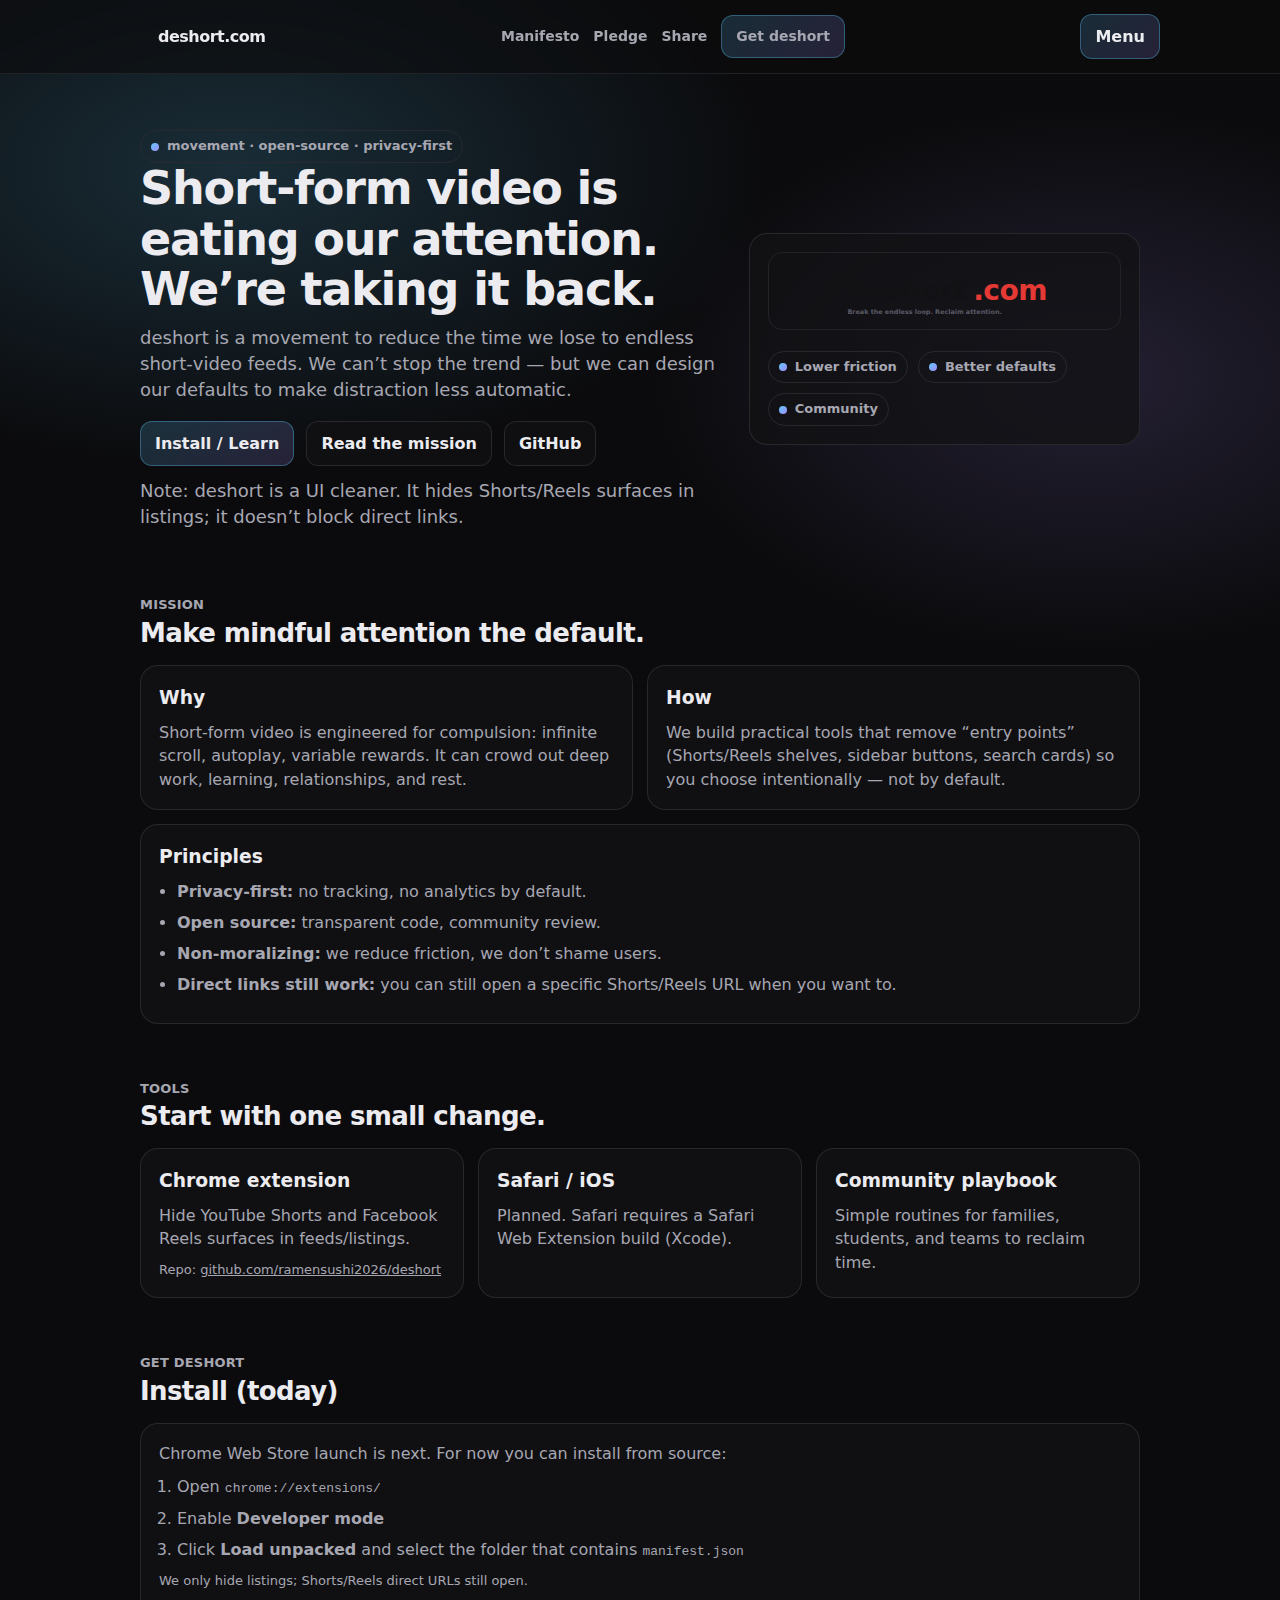
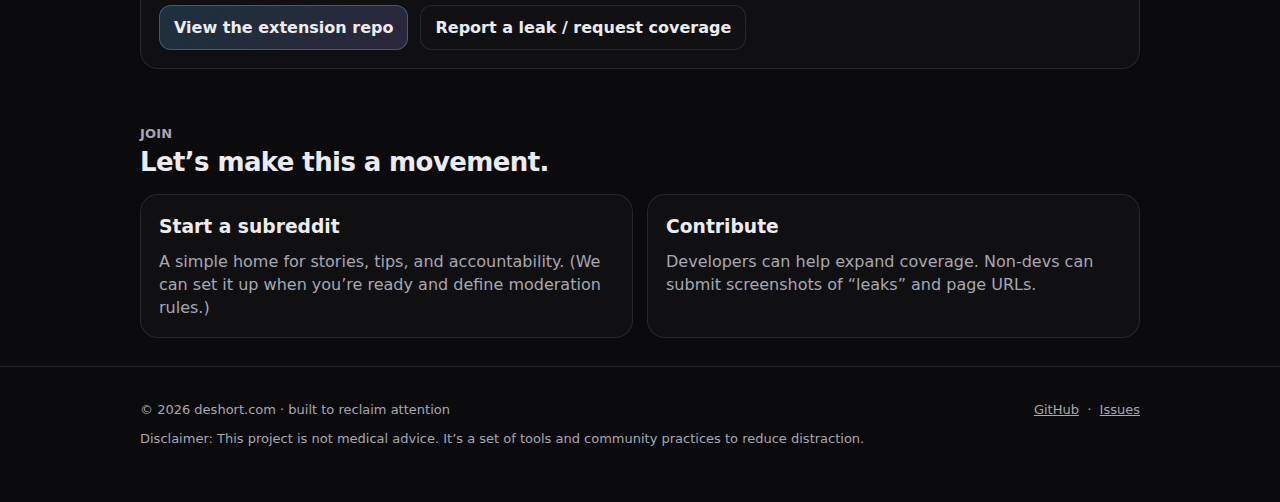
<file: index.html>
<!doctype html>
<html lang="en">
<head>
  <meta charset="utf-8" />
  <meta name="viewport" content="width=device-width, initial-scale=1" />
  <title>deshort.com — Reclaim attention</title>
  <meta name="description" content="deshort is a movement to reclaim attention by reducing short-form video surfaces in everyday browsing." />

  <link rel="icon" type="image/png" sizes="32x32" href="assets/favicon-32x32.png" />
  <link rel="icon" type="image/png" sizes="16x16" href="assets/favicon-16x16.png" />
  <link rel="apple-touch-icon" sizes="180x180" href="assets/apple-touch-icon.png" />
  <link rel="manifest" href="assets/site.webmanifest" />
  <link rel="stylesheet" href="css/styles.css?v=7" />

  <meta property="og:title" content="deshort.com — Reclaim attention" />
  <meta property="og:description" content="A movement to reclaim attention by reducing short-form video surfaces." />
  <meta property="og:type" content="website" />
  <meta property="og:url" content="https://deshort.com" />
  <meta property="og:image" content="https://deshort.com/assets/og.png" />
</head>
<body>
  <header class="nav">
    <div class="container nav-inner">
      <a class="brand" href="./">
        <img src="assets/deshort-mark.svg" alt="deshort" />
        <span>deshort.com</span>
      </a>
      <nav class="nav-links nav-desktop">
        <a href="manifesto.html">Manifesto</a>
        <a href="pledge.html">Pledge</a>
        <a href="share-kit.html">Share</a>
        <a class="btn btn-primary" href="#get">Get deshort</a>
      </nav>

      <details class="nav-menu nav-mobile">
        <summary class="btn btn-primary">Menu</summary>
        <div class="menu-panel card">
          <a href="manifesto.html">Manifesto</a>
          <a href="pledge.html">Pledge</a>
          <a href="share-kit.html">Share</a>
          <a class="btn btn-primary" href="#get">Get deshort</a>
        </div>
      </details>
    </div>
  </header>

  <main>
    <section class="hero">
      <div class="container hero-grid">
        <div>
          <div class="badge"><span class="dot"></span><span>movement · open-source · privacy-first</span></div>
          <h1>Short‑form video is eating our attention.<br/>We’re taking it back.</h1>
          <p>
            deshort is a movement to reduce the time we lose to endless short‑video feeds.
            We can’t stop the trend — but we can design our defaults to make distraction less automatic.
          </p>
          <div class="hero-cta">
            <a class="btn btn-primary" href="#get">Install / Learn</a>
            <a class="btn" href="#mission">Read the mission</a>
            <a class="btn" href="https://github.com/ramensushi2026/deshort" target="_blank" rel="noreferrer">GitHub</a>
          </div>
          <p class="small" style="margin-top:12px;color:var(--muted)">
            Note: deshort is a UI cleaner. It hides Shorts/Reels surfaces in listings; it doesn’t block direct links.
          </p>
        </div>

        <div class="card">
          <img src="assets/deshort-logo.svg" alt="deshort logo" style="width:100%;height:auto;border-radius:14px;border:1px solid rgba(42,42,48,.7)" />
          <div style="display:flex;gap:10px;flex-wrap:wrap;margin-top:14px">
            <span class="badge"><span class="dot"></span><span>Lower friction</span></span>
            <span class="badge"><span class="dot"></span><span>Better defaults</span></span>
            <span class="badge"><span class="dot"></span><span>Community</span></span>
          </div>
        </div>
      </div>
    </section>

    <section class="section" id="mission">
      <div class="container">
        <div class="kicker">Mission</div>
        <h2>Make mindful attention the default.</h2>
        <div class="grid grid-2">
          <div class="card">
            <h3>Why</h3>
            <p>
              Short‑form video is engineered for compulsion: infinite scroll, autoplay, variable rewards.
              It can crowd out deep work, learning, relationships, and rest.
            </p>
          </div>
          <div class="card">
            <h3>How</h3>
            <p>
              We build practical tools that remove “entry points” (Shorts/Reels shelves, sidebar buttons, search cards)
              so you choose intentionally — not by default.
            </p>
          </div>
        </div>
        <div class="card" style="margin-top:14px">
          <h3>Principles</h3>
          <ul class="list">
            <li><strong>Privacy‑first:</strong> no tracking, no analytics by default.</li>
            <li><strong>Open source:</strong> transparent code, community review.</li>
            <li><strong>Non‑moralizing:</strong> we reduce friction, we don’t shame users.</li>
            <li><strong>Direct links still work:</strong> you can still open a specific Shorts/Reels URL when you want to.</li>
          </ul>
        </div>
      </div>
    </section>

    <section class="section" id="tools">
      <div class="container">
        <div class="kicker">Tools</div>
        <h2>Start with one small change.</h2>
        <div class="grid grid-3">
          <div class="card">
            <h3>Chrome extension</h3>
            <p>Hide YouTube Shorts and Facebook Reels surfaces in feeds/listings.</p>
            <p class="small" style="margin-top:10px">
              Repo: <a href="https://github.com/ramensushi2026/deshort" target="_blank" rel="noreferrer">github.com/ramensushi2026/deshort</a>
            </p>
          </div>
          <div class="card">
            <h3>Safari / iOS</h3>
            <p>Planned. Safari requires a Safari Web Extension build (Xcode).</p>
          </div>
          <div class="card">
            <h3>Community playbook</h3>
            <p>Simple routines for families, students, and teams to reclaim time.</p>
          </div>
        </div>
      </div>
    </section>

    <section class="section" id="get">
      <div class="container">
        <div class="kicker">Get deshort</div>
        <h2>Install (today)</h2>
        <div class="card">
          <p style="margin:0 0 10px;color:var(--muted)">
            Chrome Web Store launch is next. For now you can install from source:
          </p>
          <ol class="list">
            <li>Open <code>chrome://extensions/</code></li>
            <li>Enable <strong>Developer mode</strong></li>
            <li>Click <strong>Load unpacked</strong> and select the folder that contains <code>manifest.json</code></li>
          </ol>
          <p class="small" style="margin-top:10px;color:var(--muted)">
            We only hide listings; Shorts/Reels direct URLs still open.
          </p>
          <div style="display:flex;gap:12px;flex-wrap:wrap;margin-top:14px">
            <a class="btn btn-primary" href="https://github.com/ramensushi2026/deshort" target="_blank" rel="noreferrer">View the extension repo</a>
            <a class="btn" href="https://github.com/ramensushi2026/deshort/issues" target="_blank" rel="noreferrer">Report a leak / request coverage</a>
          </div>
        </div>
      </div>
    </section>

    <section class="section" id="join">
      <div class="container">
        <div class="kicker">Join</div>
        <h2>Let’s make this a movement.</h2>
        <div class="grid grid-2">
          <div class="card">
            <h3>Start a subreddit</h3>
            <p>
              A simple home for stories, tips, and accountability.
              (We can set it up when you’re ready and define moderation rules.)
            </p>
          </div>
          <div class="card">
            <h3>Contribute</h3>
            <p>
              Developers can help expand coverage. Non‑devs can submit screenshots of “leaks” and page URLs.
            </p>
          </div>
        </div>
      </div>
    </section>

  </main>

  <footer class="footer">
    <div class="container">
      <div style="display:flex;gap:14px;flex-wrap:wrap;align-items:center;justify-content:space-between">
        <div class="small">© <span id="y"></span> deshort.com · built to reclaim attention</div>
        <div class="small">
          <a href="https://github.com/ramensushi2026/deshort" target="_blank" rel="noreferrer">GitHub</a>
          &nbsp;·&nbsp;
          <a href="https://github.com/ramensushi2026/deshort/issues" target="_blank" rel="noreferrer">Issues</a>
        </div>
      </div>
      <div class="small" style="margin-top:10px">
        Disclaimer: This project is not medical advice. It’s a set of tools and community practices to reduce distraction.
      </div>
    </div>
  </footer>

  <script>
    document.getElementById('y').textContent = new Date().getFullYear();
  </script>
</body>
</html>
</file>
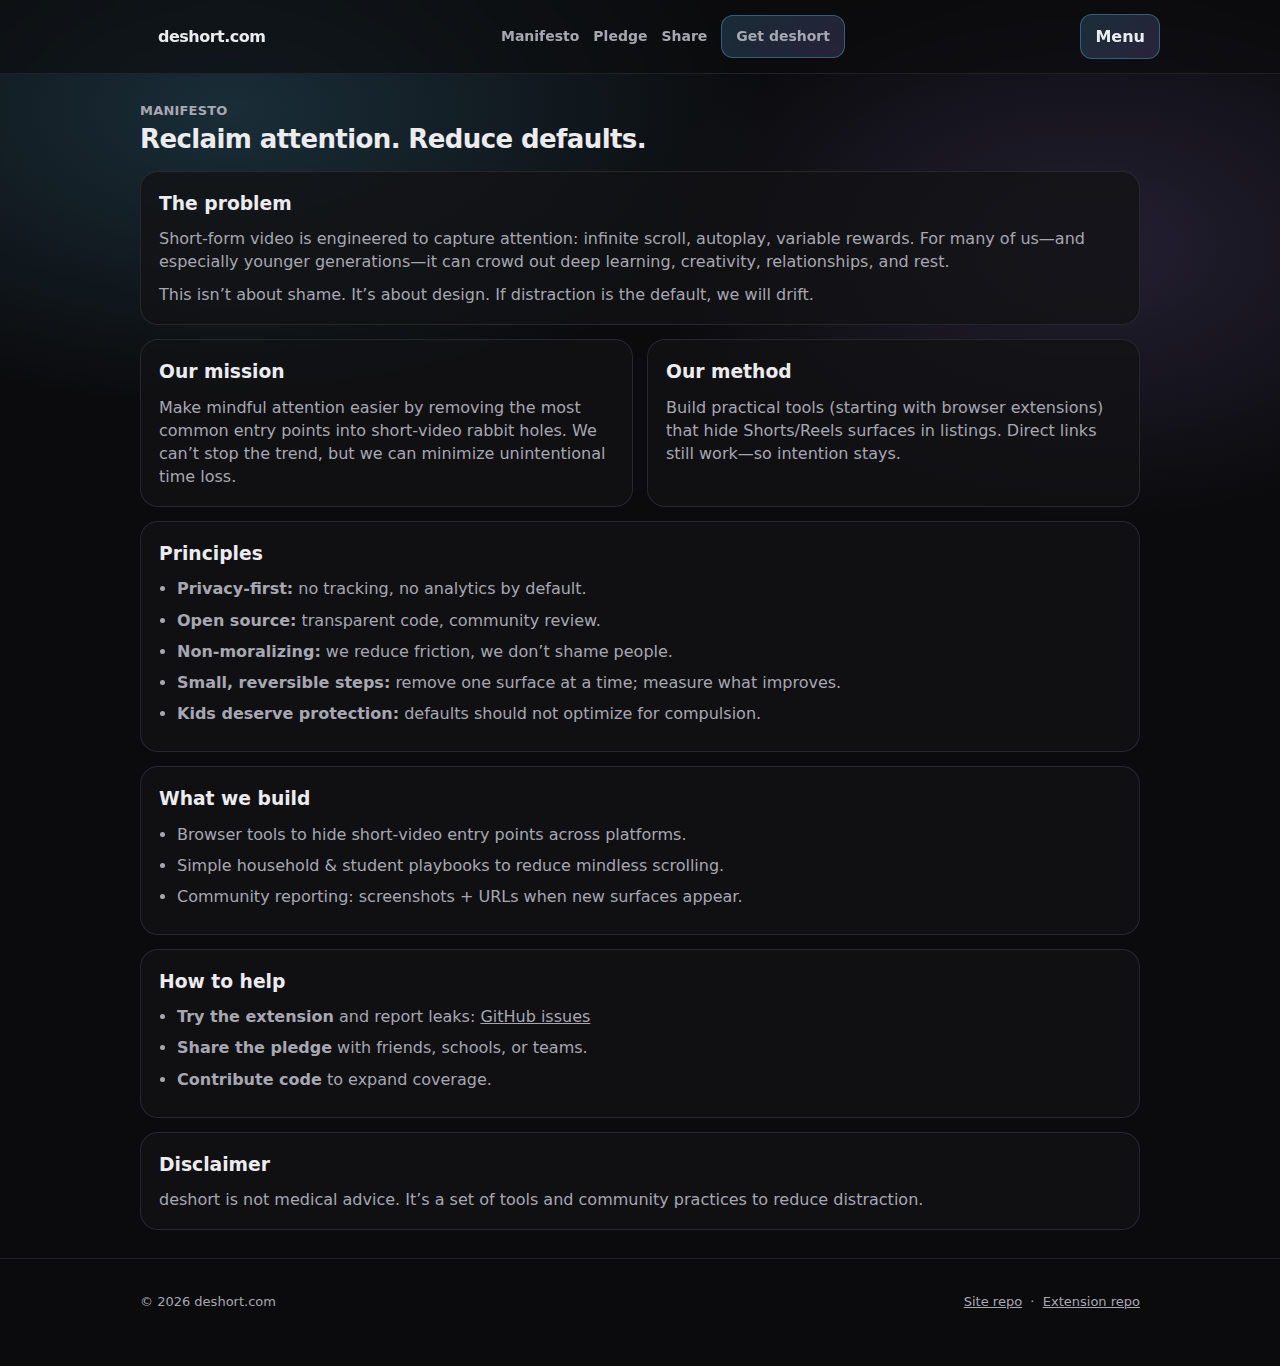
<file: manifesto.html>
<!doctype html>
<html lang="en">
<head>
  <meta charset="utf-8" />
  <meta name="viewport" content="width=device-width, initial-scale=1" />
  <title>Manifesto — deshort.com</title>
  <meta name="description" content="The deshort manifesto: a movement to reclaim attention from short-form video defaults." />
  <link rel="icon" type="image/png" sizes="32x32" href="assets/favicon-32x32.png" />
  <link rel="icon" type="image/png" sizes="16x16" href="assets/favicon-16x16.png" />
  <link rel="apple-touch-icon" sizes="180x180" href="assets/apple-touch-icon.png" />
  <link rel="manifest" href="assets/site.webmanifest" />
  <link rel="stylesheet" href="css/styles.css?v=7" />
</head>
<body>
  <header class="nav">
    <div class="container nav-inner">
      <a class="brand" href="./">
        <img src="assets/deshort-mark.svg" alt="deshort" />
        <span>deshort.com</span>
      </a>
      <nav class="nav-links nav-desktop">
        <a href="manifesto.html">Manifesto</a>
        <a href="pledge.html">Pledge</a>
        <a href="share-kit.html">Share</a>
        <a class="btn btn-primary" href="index.html#get">Get deshort</a>
      </nav>

      <details class="nav-menu nav-mobile">
        <summary class="btn btn-primary">Menu</summary>
        <div class="menu-panel card">
          <a href="manifesto.html">Manifesto</a>
          <a href="pledge.html">Pledge</a>
          <a href="share-kit.html">Share</a>
          <a class="btn btn-primary" href="index.html#get">Get deshort</a>
        </div>
      </details>
    </div>
  </header>

  <main>
    <section class="section">
      <div class="container">
        <div class="kicker">Manifesto</div>
        <h2>Reclaim attention. Reduce defaults.</h2>

        <div class="card">
          <h3>The problem</h3>
          <p>
            Short‑form video is engineered to capture attention: infinite scroll, autoplay, variable rewards.
            For many of us—and especially younger generations—it can crowd out deep learning, creativity,
            relationships, and rest.
          </p>
          <p style="margin-top:10px">
            This isn’t about shame. It’s about design. If distraction is the default, we will drift.
          </p>
        </div>

        <div class="grid grid-2" style="margin-top:14px">
          <div class="card">
            <h3>Our mission</h3>
            <p>
              Make mindful attention easier by removing the most common entry points into short‑video rabbit holes.
              We can’t stop the trend, but we can minimize unintentional time loss.
            </p>
          </div>
          <div class="card">
            <h3>Our method</h3>
            <p>
              Build practical tools (starting with browser extensions) that hide Shorts/Reels surfaces in listings.
              Direct links still work—so intention stays.
            </p>
          </div>
        </div>

        <div class="card" style="margin-top:14px">
          <h3>Principles</h3>
          <ul class="list">
            <li><strong>Privacy‑first:</strong> no tracking, no analytics by default.</li>
            <li><strong>Open source:</strong> transparent code, community review.</li>
            <li><strong>Non‑moralizing:</strong> we reduce friction, we don’t shame people.</li>
            <li><strong>Small, reversible steps:</strong> remove one surface at a time; measure what improves.</li>
            <li><strong>Kids deserve protection:</strong> defaults should not optimize for compulsion.</li>
          </ul>
        </div>

        <div class="card" style="margin-top:14px">
          <h3>What we build</h3>
          <ul class="list">
            <li>Browser tools to hide short‑video entry points across platforms.</li>
            <li>Simple household & student playbooks to reduce mindless scrolling.</li>
            <li>Community reporting: screenshots + URLs when new surfaces appear.</li>
          </ul>
        </div>

        <div class="card" style="margin-top:14px">
          <h3>How to help</h3>
          <ul class="list">
            <li><strong>Try the extension</strong> and report leaks: <a href="https://github.com/ramensushi2026/deshort/issues" target="_blank" rel="noreferrer">GitHub issues</a></li>
            <li><strong>Share the pledge</strong> with friends, schools, or teams.</li>
            <li><strong>Contribute code</strong> to expand coverage.</li>
          </ul>
        </div>

        <div class="card" style="margin-top:14px">
          <h3>Disclaimer</h3>
          <p>
            deshort is not medical advice. It’s a set of tools and community practices to reduce distraction.
          </p>
        </div>

      </div>
    </section>
  </main>

  <footer class="footer">
    <div class="container">
      <div style="display:flex;gap:14px;flex-wrap:wrap;align-items:center;justify-content:space-between">
        <div class="small">© <span id="y"></span> deshort.com</div>
        <div class="small">
          <a href="https://github.com/ramensushi2026/deshort.com" target="_blank" rel="noreferrer">Site repo</a>
          &nbsp;·&nbsp;
          <a href="https://github.com/ramensushi2026/deshort" target="_blank" rel="noreferrer">Extension repo</a>
        </div>
      </div>
    </div>
  </footer>

  <script>document.getElementById('y').textContent = new Date().getFullYear();</script>
</body>
</html>
</file>
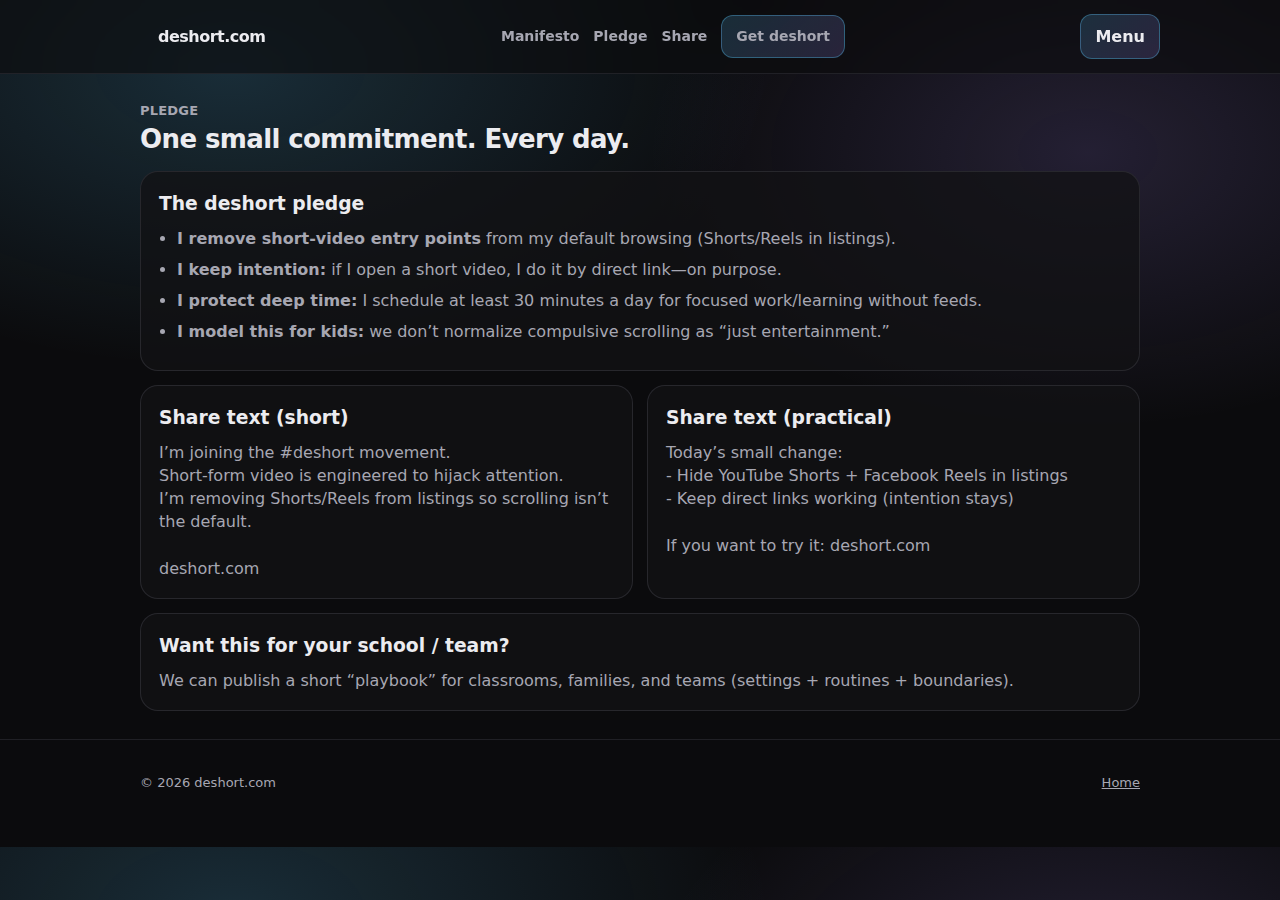
<file: pledge.html>
<!doctype html>
<html lang="en">
<head>
  <meta charset="utf-8" />
  <meta name="viewport" content="width=device-width, initial-scale=1" />
  <title>Pledge — deshort.com</title>
  <meta name="description" content="A simple pledge to reduce short-form video time sinks." />
  <link rel="icon" type="image/png" sizes="32x32" href="assets/favicon-32x32.png" />
  <link rel="icon" type="image/png" sizes="16x16" href="assets/favicon-16x16.png" />
  <link rel="apple-touch-icon" sizes="180x180" href="assets/apple-touch-icon.png" />
  <link rel="manifest" href="assets/site.webmanifest" />
  <link rel="stylesheet" href="css/styles.css?v=7" />
</head>
<body>
  <header class="nav">
    <div class="container nav-inner">
      <a class="brand" href="./">
        <img src="assets/deshort-mark.svg" alt="deshort" />
        <span>deshort.com</span>
      </a>
      <nav class="nav-links nav-desktop">
        <a href="manifesto.html">Manifesto</a>
        <a href="pledge.html">Pledge</a>
        <a href="share-kit.html">Share</a>
        <a class="btn btn-primary" href="index.html#get">Get deshort</a>
      </nav>

      <details class="nav-menu nav-mobile">
        <summary class="btn btn-primary">Menu</summary>
        <div class="menu-panel card">
          <a href="manifesto.html">Manifesto</a>
          <a href="pledge.html">Pledge</a>
          <a href="share-kit.html">Share</a>
          <a class="btn btn-primary" href="index.html#get">Get deshort</a>
        </div>
      </details>
    </div>
  </header>

  <main>
    <section class="section">
      <div class="container">
        <div class="kicker">Pledge</div>
        <h2>One small commitment. Every day.</h2>

        <div class="card">
          <h3>The deshort pledge</h3>
          <ul class="list">
            <li><strong>I remove short‑video entry points</strong> from my default browsing (Shorts/Reels in listings).</li>
            <li><strong>I keep intention:</strong> if I open a short video, I do it by direct link—on purpose.</li>
            <li><strong>I protect deep time:</strong> I schedule at least 30 minutes a day for focused work/learning without feeds.</li>
            <li><strong>I model this for kids:</strong> we don’t normalize compulsive scrolling as “just entertainment.”</li>
          </ul>
        </div>

        <div class="grid grid-2" style="margin-top:14px">
          <div class="card">
            <h3>Share text (short)</h3>
            <p style="white-space:pre-wrap;color:var(--muted)">I’m joining the #deshort movement.
Short‑form video is engineered to hijack attention.
I’m removing Shorts/Reels from listings so scrolling isn’t the default.

deshort.com</p>
          </div>
          <div class="card">
            <h3>Share text (practical)</h3>
            <p style="white-space:pre-wrap;color:var(--muted)">Today’s small change:
- Hide YouTube Shorts + Facebook Reels in listings
- Keep direct links working (intention stays)

If you want to try it: deshort.com</p>
          </div>
        </div>

        <div class="card" style="margin-top:14px">
          <h3>Want this for your school / team?</h3>
          <p>
            We can publish a short “playbook” for classrooms, families, and teams (settings + routines + boundaries).
          </p>
        </div>
      </div>
    </section>
  </main>

  <footer class="footer">
    <div class="container">
      <div style="display:flex;gap:14px;flex-wrap:wrap;align-items:center;justify-content:space-between">
        <div class="small">© <span id="y"></span> deshort.com</div>
        <div class="small"><a href="./">Home</a></div>
      </div>
    </div>
  </footer>

  <script>document.getElementById('y').textContent = new Date().getFullYear();</script>
</body>
</html>
</file>
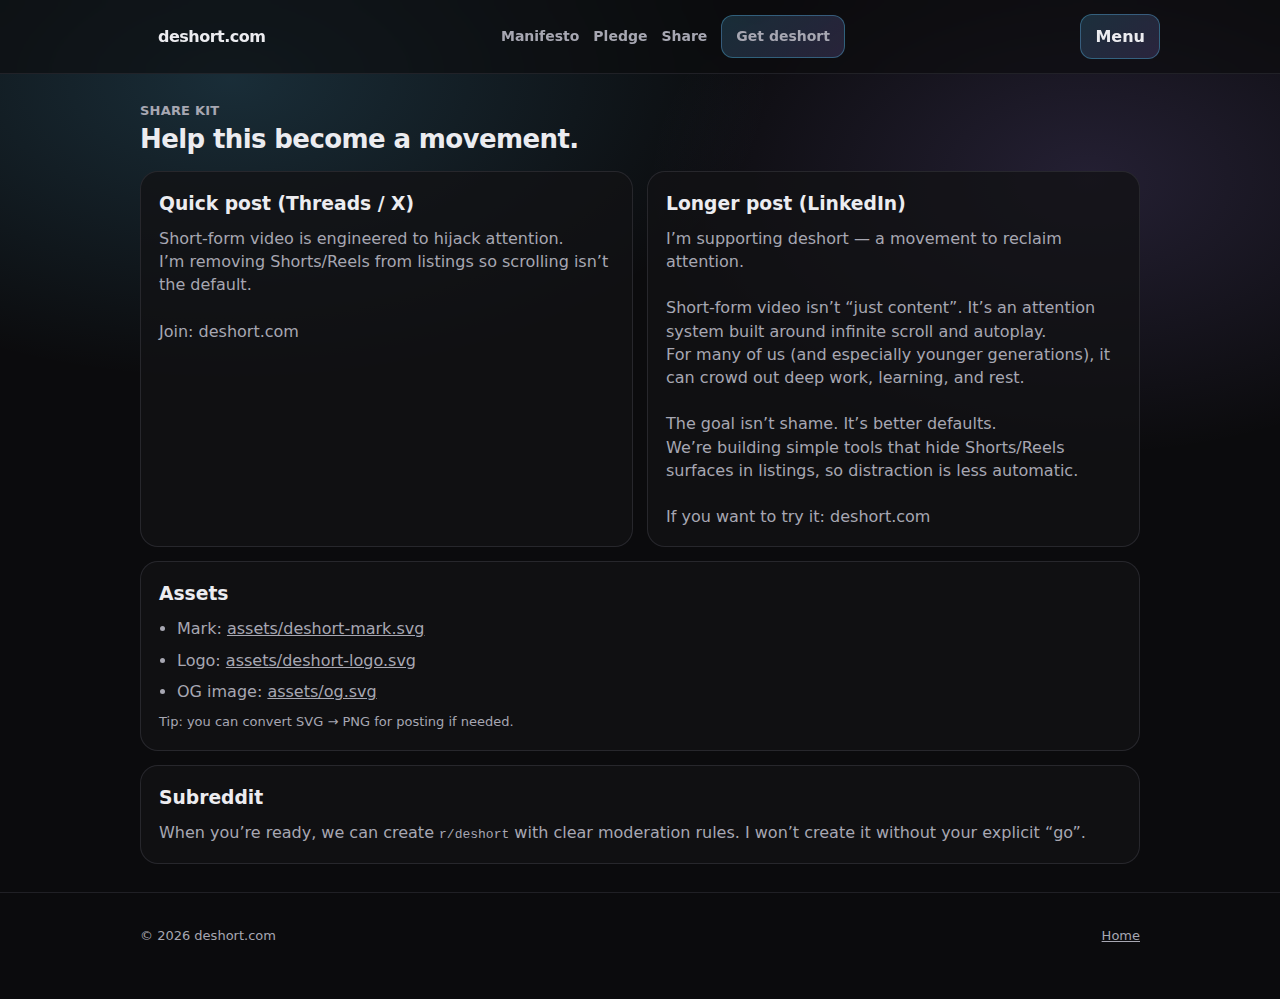
<file: share-kit.html>
<!doctype html>
<html lang="en">
<head>
  <meta charset="utf-8" />
  <meta name="viewport" content="width=device-width, initial-scale=1" />
  <title>Share kit — deshort.com</title>
  <meta name="description" content="Share templates and assets for the deshort movement." />
  <link rel="icon" type="image/png" sizes="32x32" href="assets/favicon-32x32.png" />
  <link rel="icon" type="image/png" sizes="16x16" href="assets/favicon-16x16.png" />
  <link rel="apple-touch-icon" sizes="180x180" href="assets/apple-touch-icon.png" />
  <link rel="manifest" href="assets/site.webmanifest" />
  <link rel="stylesheet" href="css/styles.css?v=7" />
</head>
<body>
  <header class="nav">
    <div class="container nav-inner">
      <a class="brand" href="./">
        <img src="assets/deshort-mark.svg" alt="deshort" />
        <span>deshort.com</span>
      </a>
      <nav class="nav-links nav-desktop">
        <a href="manifesto.html">Manifesto</a>
        <a href="pledge.html">Pledge</a>
        <a href="share-kit.html">Share</a>
        <a class="btn btn-primary" href="index.html#get">Get deshort</a>
      </nav>

      <details class="nav-menu nav-mobile">
        <summary class="btn btn-primary">Menu</summary>
        <div class="menu-panel card">
          <a href="manifesto.html">Manifesto</a>
          <a href="pledge.html">Pledge</a>
          <a href="share-kit.html">Share</a>
          <a class="btn btn-primary" href="index.html#get">Get deshort</a>
        </div>
      </details>
    </div>
  </header>

  <main>
    <section class="section">
      <div class="container">
        <div class="kicker">Share kit</div>
        <h2>Help this become a movement.</h2>

        <div class="grid grid-2">
          <div class="card">
            <h3>Quick post (Threads / X)</h3>
            <p style="white-space:pre-wrap;color:var(--muted)">Short‑form video is engineered to hijack attention.
I’m removing Shorts/Reels from listings so scrolling isn’t the default.

Join: deshort.com</p>
          </div>
          <div class="card">
            <h3>Longer post (LinkedIn)</h3>
            <p style="white-space:pre-wrap;color:var(--muted)">I’m supporting deshort — a movement to reclaim attention.

Short‑form video isn’t “just content”. It’s an attention system built around infinite scroll and autoplay.
For many of us (and especially younger generations), it can crowd out deep work, learning, and rest.

The goal isn’t shame. It’s better defaults.
We’re building simple tools that hide Shorts/Reels surfaces in listings, so distraction is less automatic.

If you want to try it: deshort.com</p>
          </div>
        </div>

        <div class="card" style="margin-top:14px">
          <h3>Assets</h3>
          <ul class="list">
            <li>Mark: <a href="assets/deshort-mark.svg">assets/deshort-mark.svg</a></li>
            <li>Logo: <a href="assets/deshort-logo.svg">assets/deshort-logo.svg</a></li>
            <li>OG image: <a href="assets/og.svg">assets/og.svg</a></li>
          </ul>
          <p class="small" style="margin-top:10px;color:var(--muted)">Tip: you can convert SVG → PNG for posting if needed.</p>
        </div>

        <div class="card" style="margin-top:14px">
          <h3>Subreddit</h3>
          <p>
            When you’re ready, we can create <code>r/deshort</code> with clear moderation rules.
            I won’t create it without your explicit “go”.
          </p>
        </div>

      </div>
    </section>
  </main>

  <footer class="footer">
    <div class="container">
      <div style="display:flex;gap:14px;flex-wrap:wrap;align-items:center;justify-content:space-between">
        <div class="small">© <span id="y"></span> deshort.com</div>
        <div class="small"><a href="./">Home</a></div>
      </div>
    </div>
  </footer>

  <script>document.getElementById('y').textContent = new Date().getFullYear();</script>
</body>
</html>
</file>
<file: css/styles.css>
:root{
  --bg:#0b0b0d;
  --card:#121214;
  --text:#ECECF0;
  --muted:#A7A7B2;
  --border:#2A2A30;
  --brand1:#5AC8FA;
  --brand2:#A78BFA;
}
*{box-sizing:border-box}
html,body{margin:0;padding:0}
body{
  font-family: ui-sans-serif, system-ui, -apple-system, Segoe UI, Roboto, Helvetica, Arial, sans-serif;
  background: radial-gradient(900px 500px at 18% 8%, rgba(90,200,250,.18), transparent 60%),
              radial-gradient(800px 500px at 85% 18%, rgba(167,139,250,.16), transparent 55%),
              var(--bg);
  color:var(--text);
  line-height:1.45;
}

a{color:inherit}
.container{max-width:1040px;margin:0 auto;padding:0 20px}

.nav{position:sticky;top:0;background:rgba(11,11,13,.62);backdrop-filter: blur(10px); border-bottom:1px solid rgba(42,42,48,.7); z-index:10}
.nav-inner{display:flex;align-items:center;justify-content:space-between;padding:14px 0}
.brand{display:flex;align-items:center;gap:10px;text-decoration:none}
.brand img{width:28px;height:28px}
.brand span{font-weight:800;letter-spacing:-.5px}
.nav-links{display:flex;gap:14px;align-items:center}
.nav-links a{color:var(--muted);text-decoration:none;font-weight:650;font-size:14px}
.nav-links a:hover{color:var(--text)}

.btn{display:inline-flex;align-items:center;justify-content:center;gap:10px;padding:10px 14px;border-radius:12px;border:1px solid rgba(42,42,48,.9);background:rgba(18,18,20,.75);text-decoration:none;font-weight:750}
.btn:hover{border-color:rgba(90,200,250,.65)}
.btn-primary{background:linear-gradient(135deg, rgba(90,200,250,.18), rgba(167,139,250,.18)); border-color:rgba(90,200,250,.35)}

.hero{padding:56px 0 20px}
.hero-grid{display:grid;grid-template-columns:1.2fr .8fr;gap:22px;align-items:center}
.hero h1{margin:0 0 10px;font-size:46px;letter-spacing:-1.2px;line-height:1.1}
.hero p{margin:0 0 18px;color:var(--muted);font-size:18px}
.hero-cta{display:flex;gap:12px;flex-wrap:wrap}

.card{
  background:rgba(18,18,20,.78);
  border:1px solid rgba(42,42,48,.9);
  border-radius:18px;
  padding:18px;
}
.card h3{margin:0 0 10px}
.card p{margin:0;color:var(--muted)}

.grid{display:grid;gap:14px}
.grid-3{grid-template-columns:repeat(3,1fr)}
.grid-2{grid-template-columns:repeat(2,1fr)}

.section{padding:28px 0}
.section h2{margin:0 0 12px;font-size:26px;letter-spacing:-.6px}
.kicker{color:var(--muted);font-weight:750;font-size:13px;letter-spacing:.2px;text-transform:uppercase}

.list{margin:0;padding-left:18px;color:var(--muted)}
.list li{margin:8px 0}

.footer{padding:34px 0 54px;color:var(--muted);border-top:1px solid rgba(42,42,48,.7)}
.footer a{color:var(--muted)}
.small{font-size:13px}
.badge{display:inline-flex;align-items:center;gap:8px;padding:6px 10px;border-radius:999px;border:1px solid rgba(42,42,48,.9);color:var(--muted);font-weight:650;font-size:13px}
.dot{width:8px;height:8px;border-radius:50%;background:linear-gradient(135deg,var(--brand1),var(--brand2))}

@media (max-width: 860px){
  .hero-grid{grid-template-columns:1fr}
  .grid-3{grid-template-columns:1fr}
  .grid-2{grid-template-columns:1fr}
  .hero{padding-top:42px}
  .hero h1{font-size:38px}
}

/* Mobile nav: prevent overlap by allowing wrapping */
@media (max-width: 640px){
  .nav-inner{flex-wrap:wrap; gap:10px; justify-content:flex-start}
  .brand{flex:1 1 auto}
  .nav-links{flex:1 1 100%; width:100%; flex-wrap:wrap; justify-content:flex-start; gap:10px}
  .nav-links a{font-size:13px}
  .nav-links .btn{padding:8px 10px; border-radius:10px; margin-left:auto}
}

@media (max-width: 420px){
  .brand span{font-size:14px}
  .nav-links{gap:8px}
  .nav-links a{font-size:12px}
}
</file>
